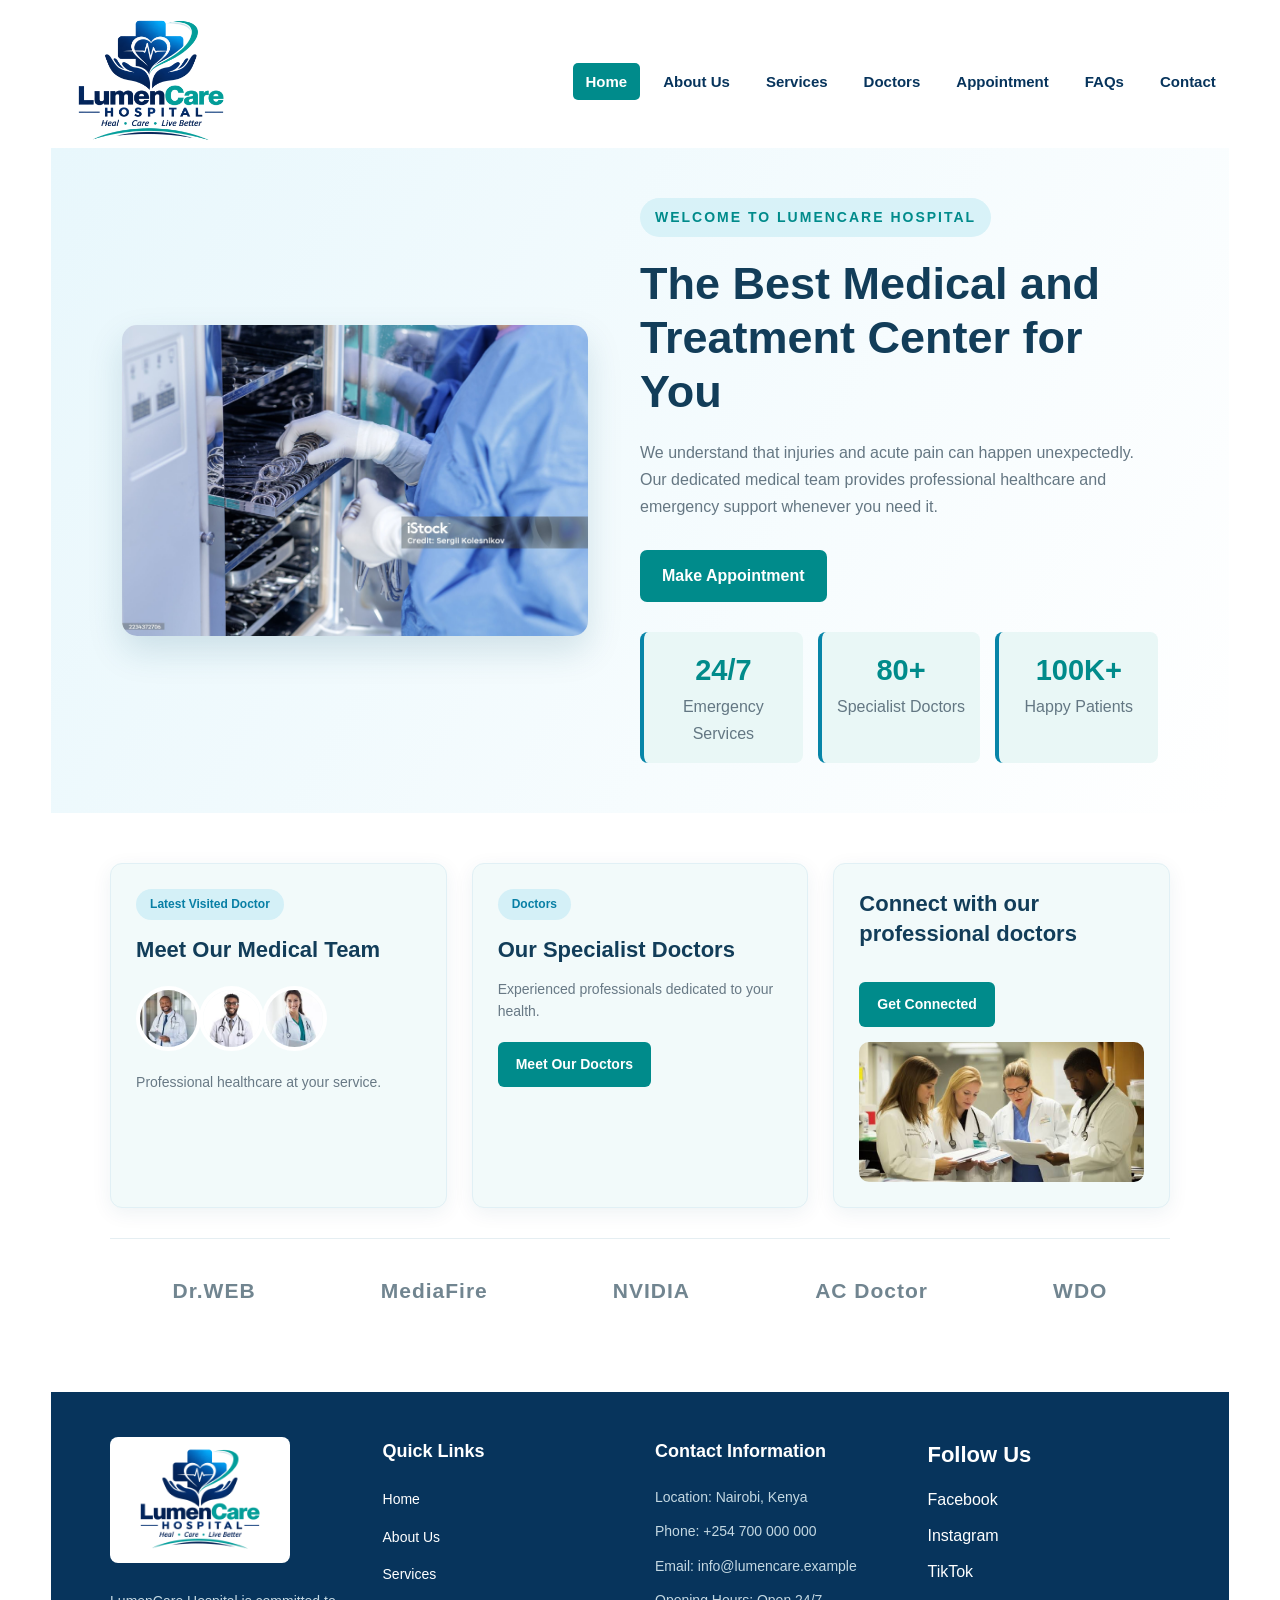
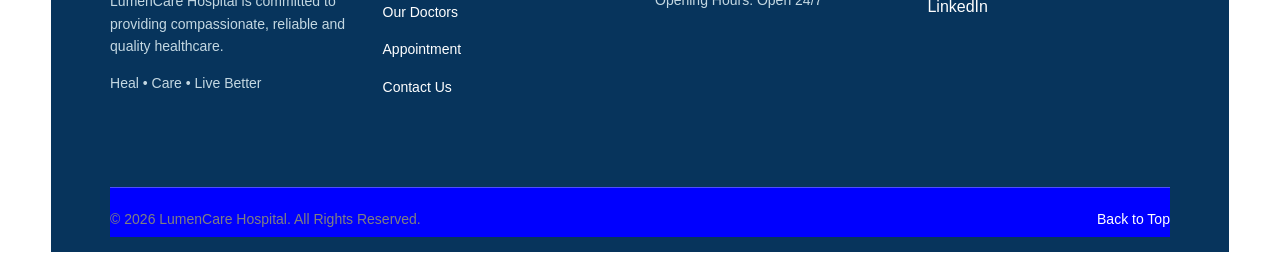
<file: index.html>
<!DOCTYPE html>
<html lang="en">
 <!-- EXTERNAL CSS -->
    <link rel="stylesheet" href="css/style.css">
<!-- ================= HEADER ================= -->
<header class="main-header">

    <div class="logo-container">

        <img
            src="images/a5f37f69-f357-4d58-9e54-f3ea854a9c02.png"
            alt="LumenCare Hospital Logo"
            width="200"
            class="logo">

        <nav class="main-navigation" aria-label="Main navigation">

            <button><a href="index.html" class="active">Home</a></button>
            <button><a href="about.html">About Us</a></button>
        
               <button><a href="services.html">Services</a></button>
               <button><a href="doctors.html">Doctors</a></button>
               <button><a href="appointment.html">Appointment</a></button>
               <button><a href="faq.html">FAQs</a></button>
               <button> <a href="contact.html">Contact</a></button>
            </nav>
</div>
       

            </section>


        
<!-- MAIN CONTENT -->
<main>

    <!-- HERO SECTION -->
    <section class="hero-section">

        <!-- HERO IMAGE -->
        <div class="hero-image-container">

            <div class="hero-image-circle"></div>

            <img
                src="images/istockphoto-2234372706-2048x2048.jpg"
                alt="LumenCare healthcare professional"
                class="hero-image"
            >

        </div>


        <!-- HERO TEXT CONTENT -->
        <div class="hero-content">

            <span class="hero-label">
                WELCOME TO LUMENCARE HOSPITAL
            </span>

            <h1>
                The Best Medical and Treatment Center for You
            </h1>

            <p>
                We understand that injuries and acute pain can
                happen unexpectedly. Our dedicated medical team
                provides professional healthcare and emergency
                support whenever you need it.
            </p>

            <a href="appointment.html" class="primary-button">
                Make Appointment
            </a>


            <!-- HOSPITAL STATISTICS -->
            <div class="statistics-section">

                <div class="statistic-card">
                    <h2>24/7</h2>
                    <p>Emergency Services</p>
                </div>

                <div class="statistic-card">
                    <h2>80+</h2>
                    <p>Specialist Doctors</p>
                </div>

                <div class="statistic-card">
                    <h2>100K+</h2>
                    <p>Happy Patients</p>
                </div>

            </div>

        </div>

    </section>

</main>

            <!-- ================= DOCTOR HIGHLIGHTS ================= -->
            <section class="doctor-highlights-section">

                <div class="doctor-highlights-container">

                    <!-- LATEST VISITED DOCTOR -->
                    <article class="doctor-highlight-card latest-doctor">

                        <span class="card-label">
                            Latest Visited Doctor
                        </span>

                        <h3>Meet Our Medical Team</h3>

                        <div class="doctor-small-images">

                            <img
                                src="images/download (1).jfif"
                                alt="Doctor one">

                            <img
                                src="images/download (2).jfif"
                                alt="Doctor two">

                            <img
                                src="images/download.jfif"
                                alt="Doctor three">

                        </div>

                        <p>
                            Professional healthcare at your service.
                        </p>

                    </article>


                    <!-- SPECIALIST DOCTORS -->
                    <article class="doctor-highlight-card specialist-doctor">

                        <span class="card-label">Doctors</span>

                        <h2>Our Specialist Doctors</h2>

                        <p>
                            Experienced professionals dedicated to your health.
                        </p>

                        <a href="doctors.html" class="doctor-card-button">
                            Meet Our Doctors
                        </a>

                    </article>


                    <!-- CONNECT WITH DOCTORS -->
                    <article class="doctor-highlight-card connect-doctor">

                        <div class="connect-doctor-content">

                            <h3>
                                Connect with our professional doctors
                            </h3>

                            <a href="appointment.html"
                                class="doctor-card-button">
                                Get Connected
                            </a>

                        </div>

                        <img
                            src="images/images.jfif"
                            alt="Medical professionals consulting"
                            class="connect-doctor-image">

                    </article>

                </div>


                <!-- HOSPITAL PARTNERS -->
                <div class="hospital-partners">

                    <span>Dr.WEB</span>
                    <span>MediaFire</span>
                    <span>NVIDIA</span>
                    <span>AC Doctor</span>
                    <span>WDO</span>

                </div>

            </section>

        </main>


        <!-- ================= FOOTER ================= -->
        <footer class="main-footer">

            <div class="footer-container">

                <!-- HOSPITAL INFORMATION -->
                <div class="footer-about">

                    <img
                        src="images/a5f37f69-f357-4d58-9e54-f3ea854a9c02.png"
                        alt="LumenCare Hospital Logo"
                        class="footer-logo">

                    <p>
                        LumenCare Hospital is committed to providing
                        compassionate, reliable and quality healthcare.
                    </p>

                    <p>Heal • Care • Live Better</p>

                </div>


                <!-- QUICK LINKS -->
                <div class="footer-links">

                    <h3>Quick Links</h3>

                    <ul>
                        <li><a href="index.html">Home</a></li>
                        <li><a href="about.html">About Us</a></li>
                        <li><a href="services.html">Services</a></li>
                        <li><a href="doctors.html">Our Doctors</a></li>
                        <li><a href="appointment.html">Appointment</a></li>
                        
                        <li><a href="contact.html">Contact Us</a></li>
                    </ul>

                </div>


                <!-- CONTACT INFORMATION -->
                <div class="footer-contact">

                    <h3>Contact Information</h3>

                    <p>Location: Nairobi, Kenya</p>
                    <p>Phone: +254 700 000 000</p>
                    <p>Email: info@lumencare.example</p>
                    <p>Opening Hours: Open 24/7</p>

                </div>


                <!-- SOCIAL MEDIA -->
                <div class="footer-social">

                    <h3>Follow Us</h3>

                    <ul>
                        <li><a href="#">Facebook</a></li>
                        <li><a href="#">Instagram</a></li>
                        <li><a href="#">TikTok</a></li>
                        <li><a href="#">LinkedIn</a></li>
                    </ul>

                </div>

            </div>


            <!-- COPYRIGHT -->
             <div class="tag">
            <div class="footer-bottom">

                <p>
                    &copy; 2026 LumenCare Hospital.
                    All Rights Reserved.
                </p>

                <a href="#top">Back to Top</a>

            </div>

        </footer>

    </div>
</div>
</body>
</html>
</file>
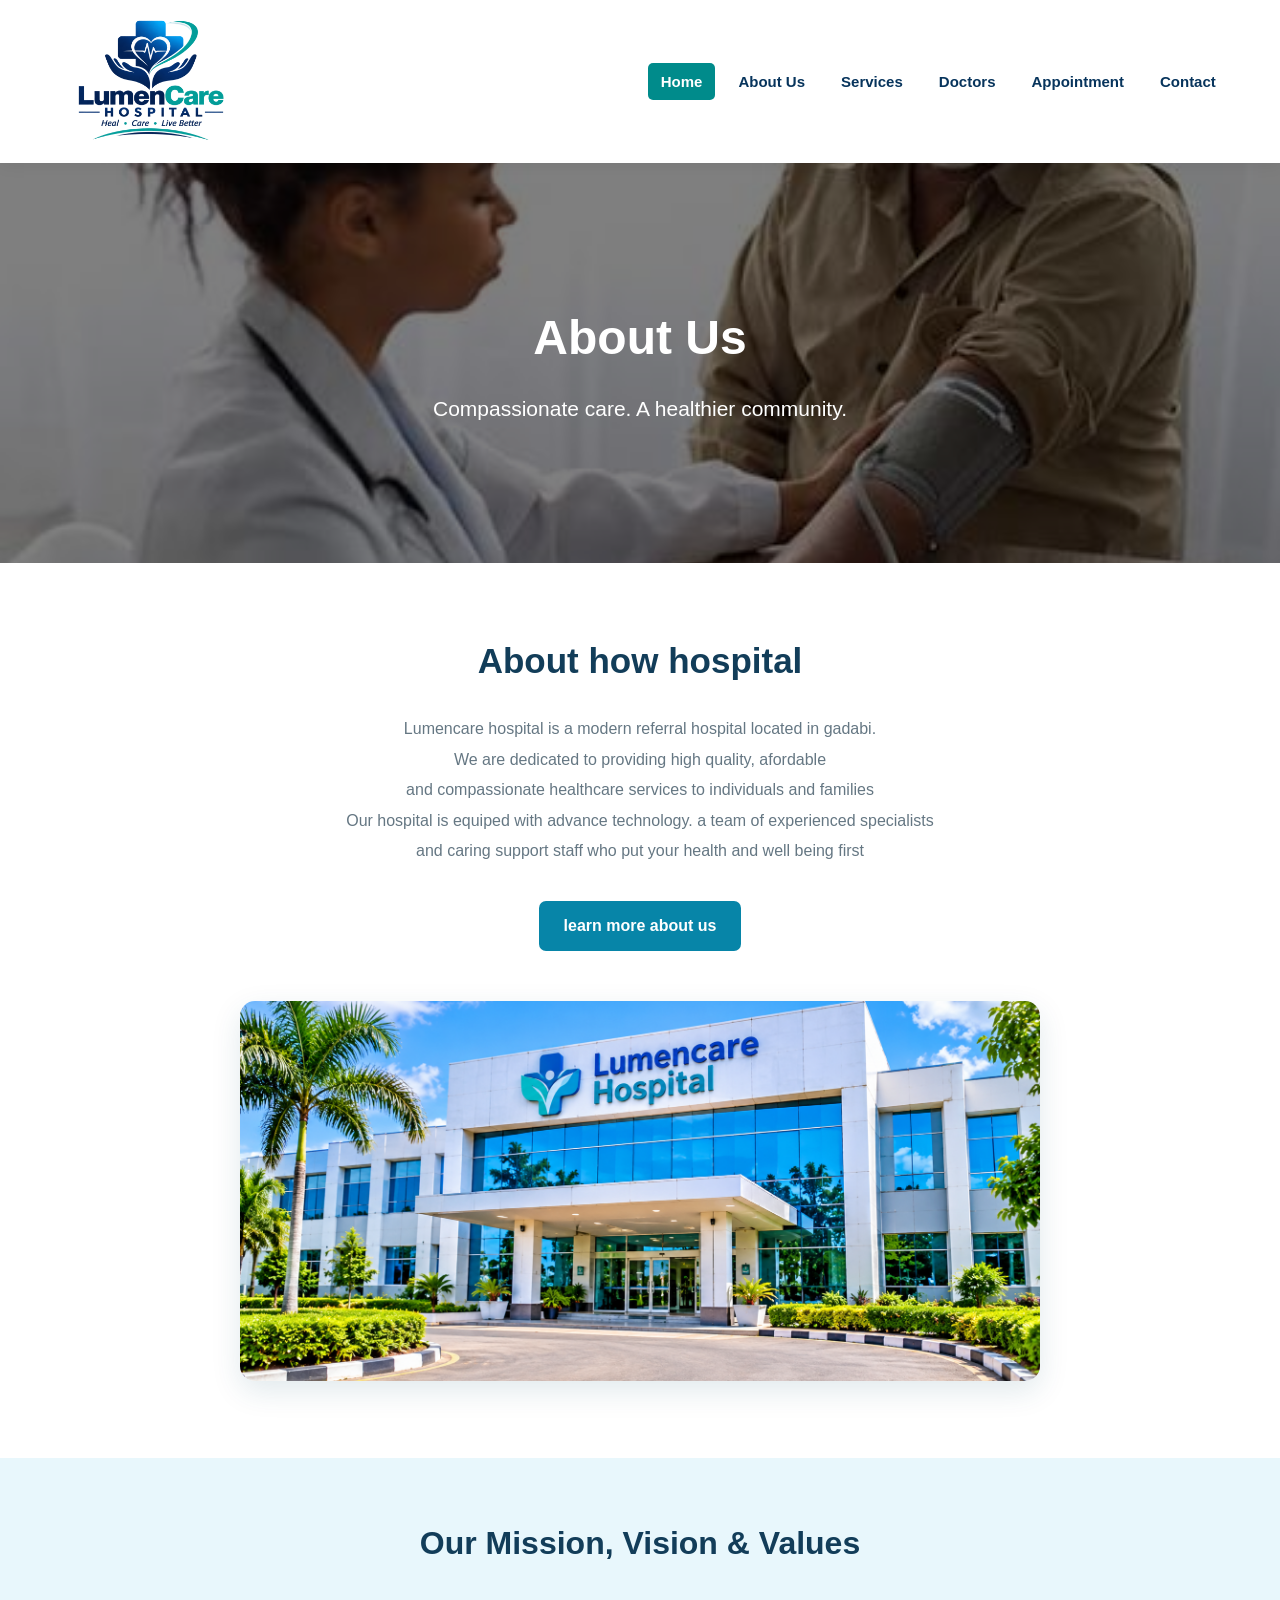
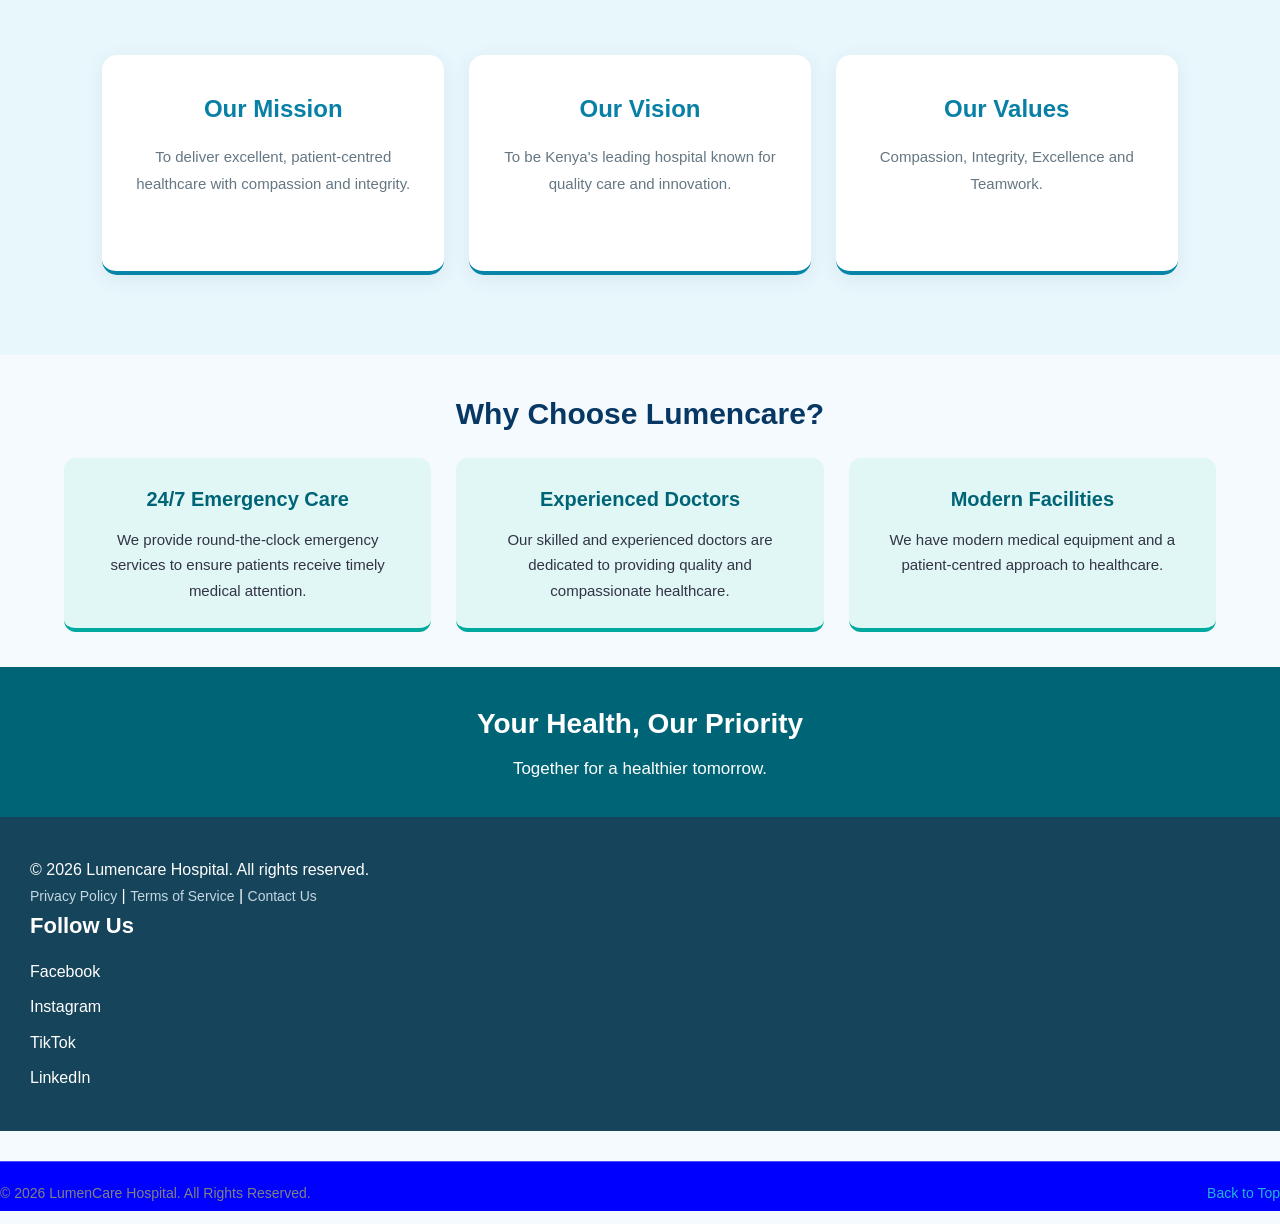
<file: about.html>
<!DOCTYPE html>
<html lang="en">
<head>
    <meta charset="UTF-8">
    <meta name="viewport"
          content="width=device-width, initial-scale=1.0">

    <!-- PAGE TITLE -->
    <title>About Us | Lumencare Hospital</title>      

    <!-- EXTERNAL CSS -->
    <link rel="stylesheet" href="css/style.css">
</head>

<body id="top">

    <!-- WEBSITE CONTAINER -->
    <div class="website-container">

        <!-- ================= HEADER ================= -->
        <header class="main-header">

            <!-- LOGO CONTAINER -->
            <div class="logo-container">

                <!-- HOSPITAL LOGO -->
                <img
                    src="images/a5f37f69-f357-4d58-9e54-f3ea854a9c02.png"
                    alt="LumenCare Hospital Logo"
                    width="200px"
                    class="logo">

                <!-- NAVIGATION MENU -->
                <nav class="main-navigation" aria-label="Main navigation">

                    <button><a href="index.html" class="active">Home</a></button>
                    <button><a href="about.html">About Us</a></button>
                    <button><a href="services.html">Services</a></button>
                    <button><a href="doctors.html">Doctors</a></button>
                    <button><a href="appointment.html">Appointment</a></button>
                    
                    <button><a href="contact.html">Contact</a></button>

                </nav>
            </div>

        </header>

        <!-- ================= ABOUT BANNER ================= -->

        <div class="about-banner">

            <!-- BANNER BACKGROUND IMAGE -->
            <img src="images/images (1).jfif" alt="Hospital" class="images">

            <!-- TEXT OVERLAY ON BANNER -->
            <div class="banner-text">

                <h1 class="banner-heading">About Us</h1>

                <p class="banner-description">
                    Compassionate care. A healthier community.
                </p>

            </div>

        </div>
<div class="hospital">
        <!-- ================= ABOUT OUR HOSPITAL ================= -->

        <h1 class="about-heading">
            About how hospital
        </h1>

        <!-- HOSPITAL DESCRIPTION -->
        <p class="about-description">
            Lumencare hospital is a modern referral hospital located in gadabi.<br>
             We are dedicated to providing high quality,
            afordable<br> and compassionate healthcare services to individuals and families<br>
            Our hospital is equiped with advance technology.
            a team of experienced specialists<br>
             and caring support staff who put your health and well being first
        </p>

        <!-- LEARN MORE SECTION -->
        <div class="learn-more">

            <p class="learn-more-text">learn more about us</p>

        </div>

        <!-- HOSPITAL IMAGE -->
         <div class="hospital-image">
        <img
            src="images/7c162276-8588-4284-95f3-acb42f627df6.png"
            
            alt="Lumencare Hospital"
            width="410px"
            height="">
            </div>
</div>
       
<!-- MISSION, VISION AND VALUES -->
<div class="missions">
    <h2 class="section-heading">
        Our Mission, Vision & Values
    </h2>
</div>

<!-- VALUES CONTAINER -->
<div class="values-container">

    <!-- OUR MISSION -->
    <div class="value-card">
        
        <div>
            <h2 class="value-heading">Our Mission</h2>
            <p class="value-description">
                To deliver excellent, patient-centred healthcare
                with compassion and integrity.
            </p>
        </div>
    </div>

    <!-- OUR VISION -->
    <div class="value-card">
      
        <div>
            <h2 class="value-heading">Our Vision</h2>
            <p class="value-description">
                To be Kenya's leading hospital known
                for quality care and innovation.
            </p>
        </div>
    </div>

    <!-- OUR VALUES -->
    <div class="value-card">
        
        <div>
            <h2 class="value-heading">Our Values</h2>
            <p class="value-description">
                Compassion, Integrity, Excellence
                and Teamwork.
            </p>
        </div>
    </div>

</div>


        
<!-- ================= WHY CHOOSE LUMENCARE ================= -->

<h2 class="why-heading">
    Why Choose Lumencare?
</h2>

<!-- THREE COLUMN CONTAINER -->
<div class="benefits-container">

    <!-- COLUMN 1 -->
    <div class="benefit-card">
        <h3>24/7 Emergency Care</h3>
        <p>
            We provide round-the-clock emergency
            services to ensure patients receive
            timely medical attention.
        </p>
    </div>

    <!-- COLUMN 2 -->
    <div class="benefit-card">
        <h3>Experienced Doctors</h3>
        <p>
            Our skilled and experienced doctors
            are dedicated to providing quality
            and compassionate healthcare.
        </p>
    </div>

    <!-- COLUMN 3 -->
    <div class="benefit-card">
        <h3>Modern Facilities</h3>
        <p>
            We have modern medical equipment
            and a patient-centred approach
            to healthcare.
        </p>
    </div>

</div>

<!-- ================= HEALTH PRIORITY SECTION ================= -->

<div class="health-priority">

    <h2 class="priority-heading">
        Your Health, Our Priority
    </h2>

    <p class="priority-description">
        Together for a healthier tomorrow.
    </p>

</div>


        <!-- ================= WEBSITE FOOTER ================= -->

        <footer class="footer">

            <!-- COPYRIGHT -->
            <div class="footer-left">
                &copy; 2026 Lumencare Hospital. All rights reserved.
            </div>

            <!-- FOOTER NAVIGATION LINKS -->
            <div class="footer-links">

                <a href="privacy.html">Privacy Policy</a>
                <span>|</span>
                <a href="terms.html">Terms of Service</a>
                <span>|</span>
                <a href="contact.html">Contact Us</a>

            </div>

           <!-- SOCIAL MEDIA -->
                <div class="footer-social">

                    <h3>Follow Us</h3>

                    <ul>
                        <li><a href="#">Facebook</a></li>
                        <li><a href="#">Instagram</a></li>
                        <li><a href="#">TikTok</a></li>
                        <li><a href="#">LinkedIn</a></li>
                    </ul>

                </div>

            </div>


             <!-- COPYRIGHT -->
             <div class="tag">
            <div class="footer-bottom">

                <p>
                    &copy; 2026 LumenCare Hospital.
                    All Rights Reserved.
                </p>

                <a href="#top">Back to Top</a>

            </div>

        </footer>

    </div>
</div>
</body>
</html>
</file>
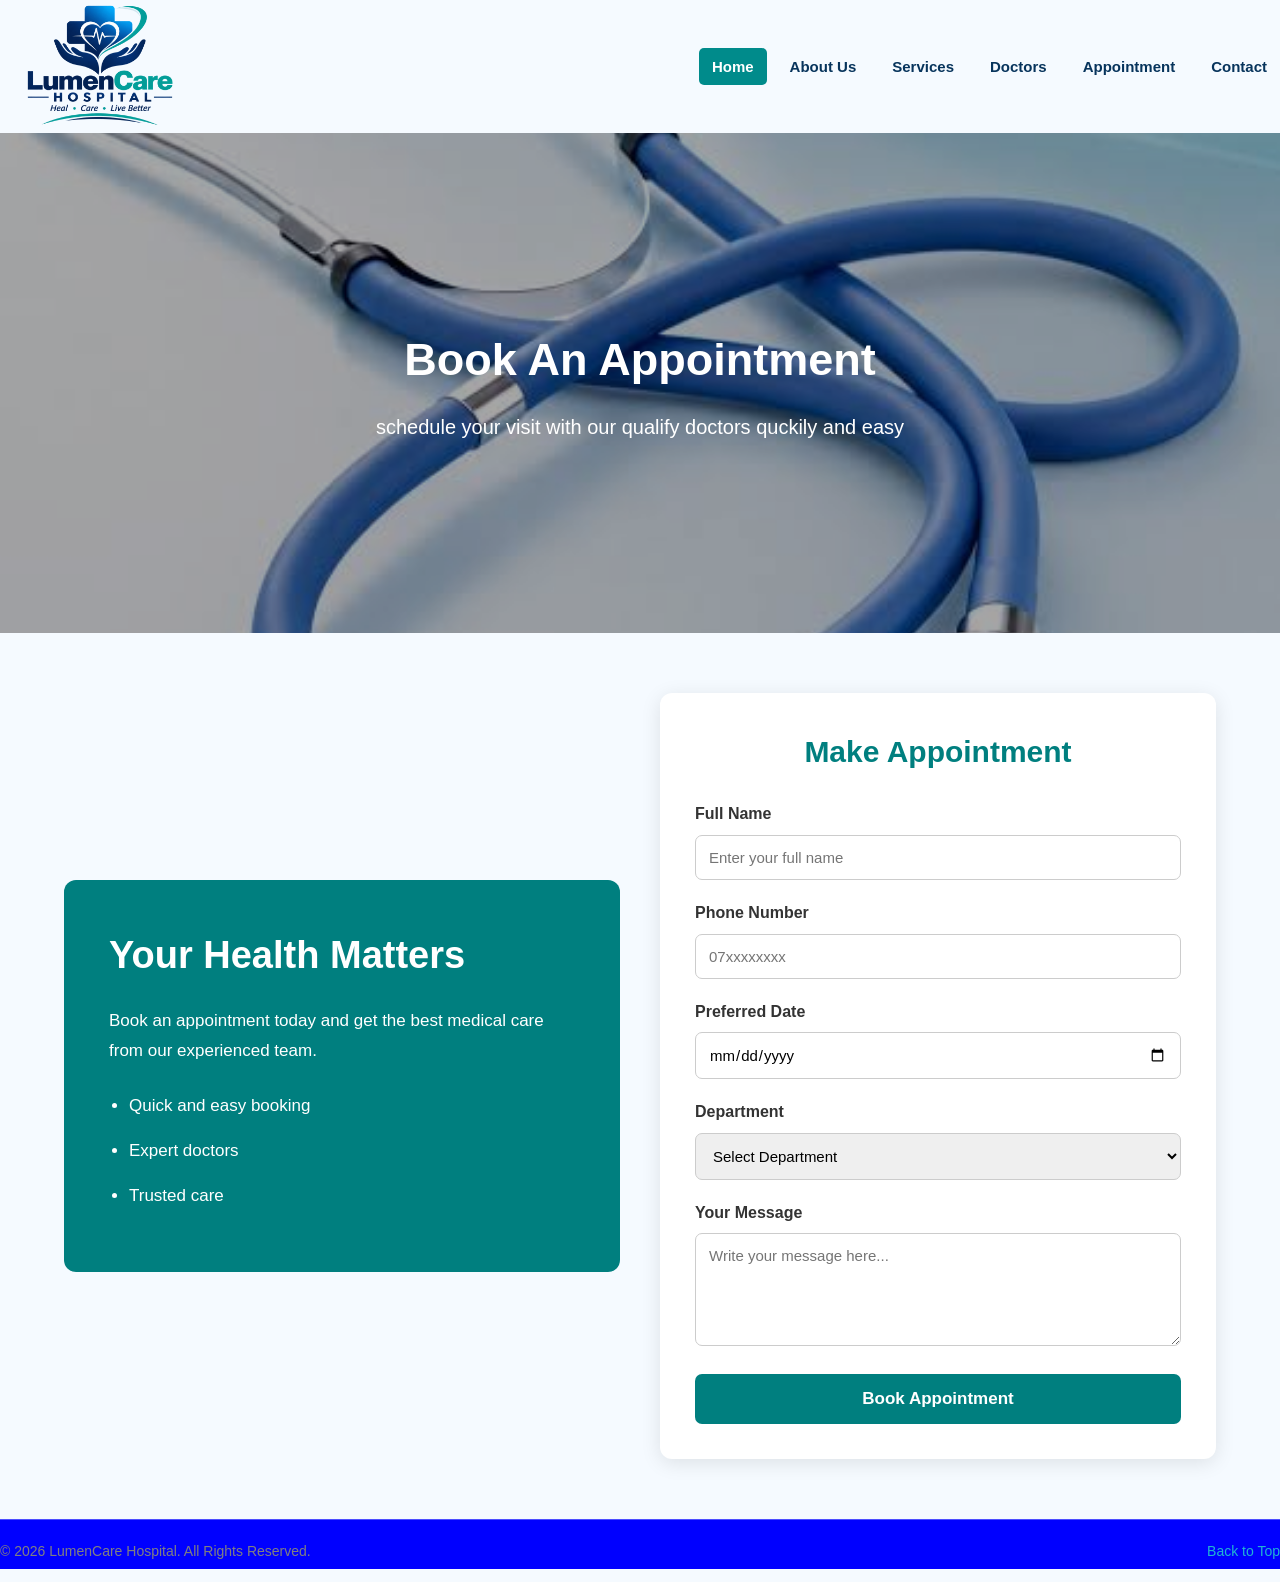
<file: appointment.html>
<!DOCTYPE html>
<html lang="en">
<head>
    <meta charset="UTF-8">
    <meta name="viewport" content="width=device-width, initial-scale=1.0">
    <title>appointment</title>
     <link rel="stylesheet" href="css/style.css">
</head>
<body>
       <!-- LOGO CONTAINER -->
            <div class="logo-container">

                <!-- HOSPITAL LOGO -->
                <img
                    src="images/a5f37f69-f357-4d58-9e54-f3ea854a9c02.png"
                    alt="LumenCare Hospital Logo"
                    width="200px"
                    class="logo">

                <!-- NAVIGATION MENU -->
                <nav class="main-navigation" aria-label="Main navigation">

                    <button><a href="index.html" class="active">Home</a></button>
                    <button><a href="about.html">About Us</a></button>
                    <button><a href="services.html">Services</a></button>
                    <button><a href="doctors.html">Doctors</a></button>
                    <button><a href="appointment.html">Appointment</a></button>
                    
                    <button><a href="contact.html">Contact</a></button>

                </nav>
            </div>

        </header>
        <div class="lay">
    <img src="images/images (5).jfif" alt="Hospital healthcare services">

    <div class="lay-text">
        <h1>book an appointment</h1>
        <p>schedule your visit with our qualify doctors quckily and easy</p>
    </div>
</div>
<div>
  
<div class="appointment-container">

    <!-- LEFT SIDE -->
    <div class="appointment-info">
        <h1>Your Health Matters</h1>

        <p>
            Book an appointment today and get the best medical
            care from our experienced team.
        </p>

        <ul>
            <li>Quick and easy booking</li>
            <li>Expert doctors</li>
            <li>Trusted care</li>
        </ul>
    </div>

    <!-- RIGHT SIDE -->
    <div class="appointment-form">
        <h1>Make Appointment</h1>

        <form>
            <label for="name">Full Name</label>
            <input type="text" id="name" name="name"
                placeholder="Enter your full name" required>

            <label for="phone">Phone Number</label>
            <input type="tel" id="phone" name="phone"
                placeholder="07xxxxxxxx" required>

            <label for="date">Preferred Date</label>
            <input type="date" id="date" name="date" required>

            <label for="department">Department</label>
            <select id="department" name="department" required>
                <option value="" disabled selected>Select Department</option>
                <option value="general-medicine">General Medicine</option>
                <option value="cardiology">Cardiology</option>
                <option value="dentistry">Dentistry</option>
                <option value="pediatrics">Pediatrics</option>
                <option value="neurology">Neurology</option>
                <option value="orthopedics">Orthopedics</option>
                <option value="gynecology">Gynecology</option>
                <option value="ophthalmology">Ophthalmology</option>
                <option value="dermatology">Dermatology</option>
                <option value="emergency">Emergency Care</option>
            </select>

            <label for="message">Your Message</label>
            <textarea id="message" name="message"
                rows="5" placeholder="Write your message here..."
                required></textarea>

            <button type="submit">Book Appointment</button>
        </form>
    </div>

</div>
   <!-- COPYRIGHT -->
             <div class="tag">
            <div class="footer-bottom">

                <p>
                    &copy; 2026 LumenCare Hospital.
                    All Rights Reserved.
                </p>

                <a href="#top">Back to Top</a>

            </div>

        </footer>

    </div>
</div>
</body>
</html>
</file>
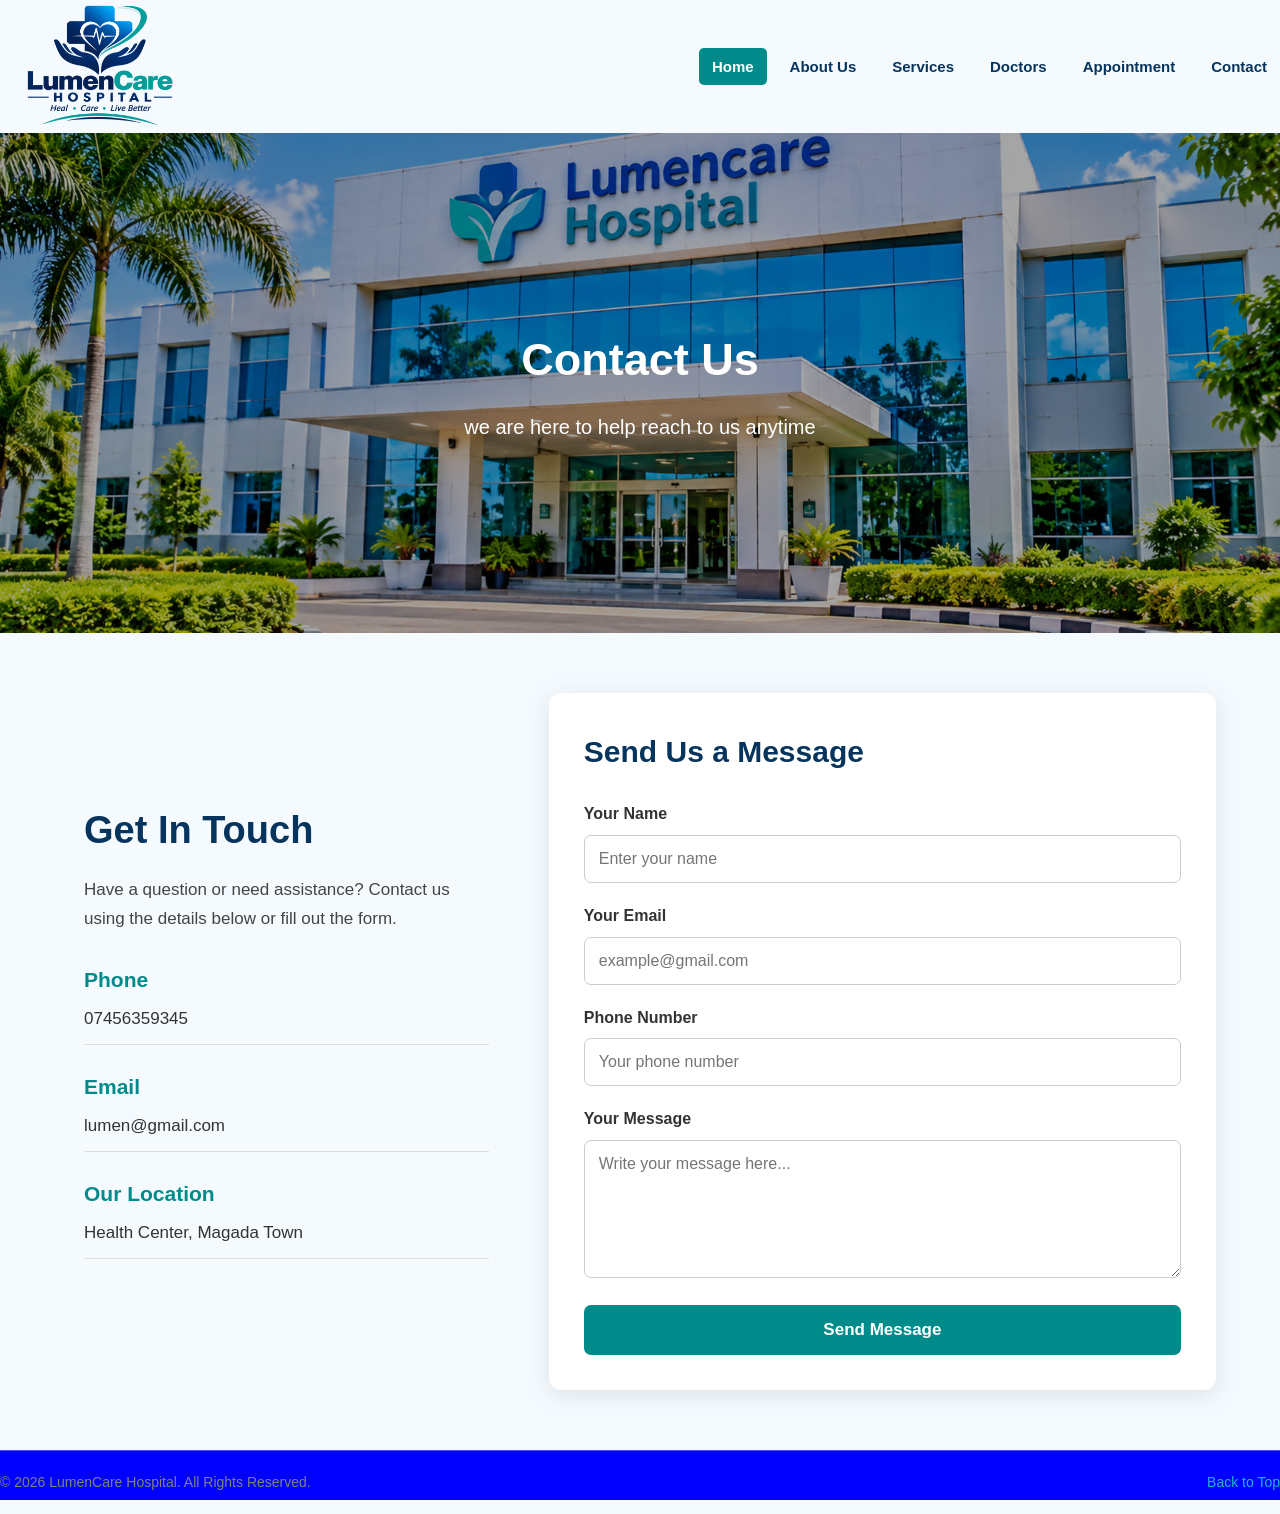
<file: contact.html>
<!DOCTYPE html>
<html lang="en">
<head>
    <meta charset="UTF-8">
    <meta name="viewport" content="width=device-width, initial-scale=1.0">
    <title>contact</title>
     <link rel="stylesheet" href="css/style.css">
</head>
<body>
    <!-- LOGO CONTAINER -->
            <div class="logo-container">

                <!-- HOSPITAL LOGO -->
                <img
                    src="images/a5f37f69-f357-4d58-9e54-f3ea854a9c02.png"
                    alt="LumenCare Hospital Logo"
                    width="200px"
                    class="logo">

                <!-- NAVIGATION MENU -->
                <nav class="main-navigation" aria-label="Main navigation">

                    <button><a href="index.html" class="active">Home</a></button>
                    <button><a href="about.html">About Us</a></button>
                    <button><a href="services.html">Services</a></button>
                    <button><a href="doctors.html">Doctors</a></button>
                    <button><a href="appointment.html">Appointment</a></button>
                    
                    <button><a href="contact.html">Contact</a></button>

                </nav>
            </div>

        </header>
        <div class="lay">
    <img src="images/7c162276-8588-4284-95f3-acb42f627df6.png" alt="Hospital healthcare services">

    <div class="lay-text">
        <h1>contact us</h1>
        <p>we are here to help reach to us anytime</p>
    </div>
</div>

<div class="contact-container">

    <!-- LEFT SIDE: CONTACT INFORMATION -->
    <div class="contact-info">

        <h1>Get In Touch</h1>

        <p>
            Have a question or need assistance?
            Contact us using the details below or fill out the form.
        </p>

        <div class="contact-detail">
            <h2>Phone</h2>
            <p>07456359345</p>
        </div>

        <div class="contact-detail">
            <h2>Email</h2>
            <p>lumen@gmail.com</p>
        </div>

        <div class="contact-detail">
            <h2> Our Location</h2>
            <p>Health Center, Magada Town</p>
        </div>

    </div>

    <!-- RIGHT SIDE: CONTACT FORM -->
    <div class="contact-form">

        <h1>Send Us a Message</h1>

        <form>

            <label for="name">Your Name</label>
            <input type="text" id="name" name="name"
                placeholder="Enter your name" required>

            <label for="email">Your Email</label>
            <input type="email" id="email" name="email"
                placeholder="example@gmail.com" required>

            <label for="number">Phone Number</label>
            <input type="tel" id="number" name="number"
                placeholder="Your phone number" required>

            <label for="message">Your Message</label>
            <textarea id="message" name="message"
                rows="6" placeholder="Write your message here..."
                required></textarea>

            <button type="submit">Send Message</button>

        </form>

    </div>

</div>
  <!-- COPYRIGHT -->
             <div class="tag">
            <div class="footer-bottom">

                <p>
                    &copy; 2026 LumenCare Hospital.
                    All Rights Reserved.
                </p>

                <a href="#top">Back to Top</a>

            </div>

        </footer>

    </div>
</div>
</body>
</html>
</file>
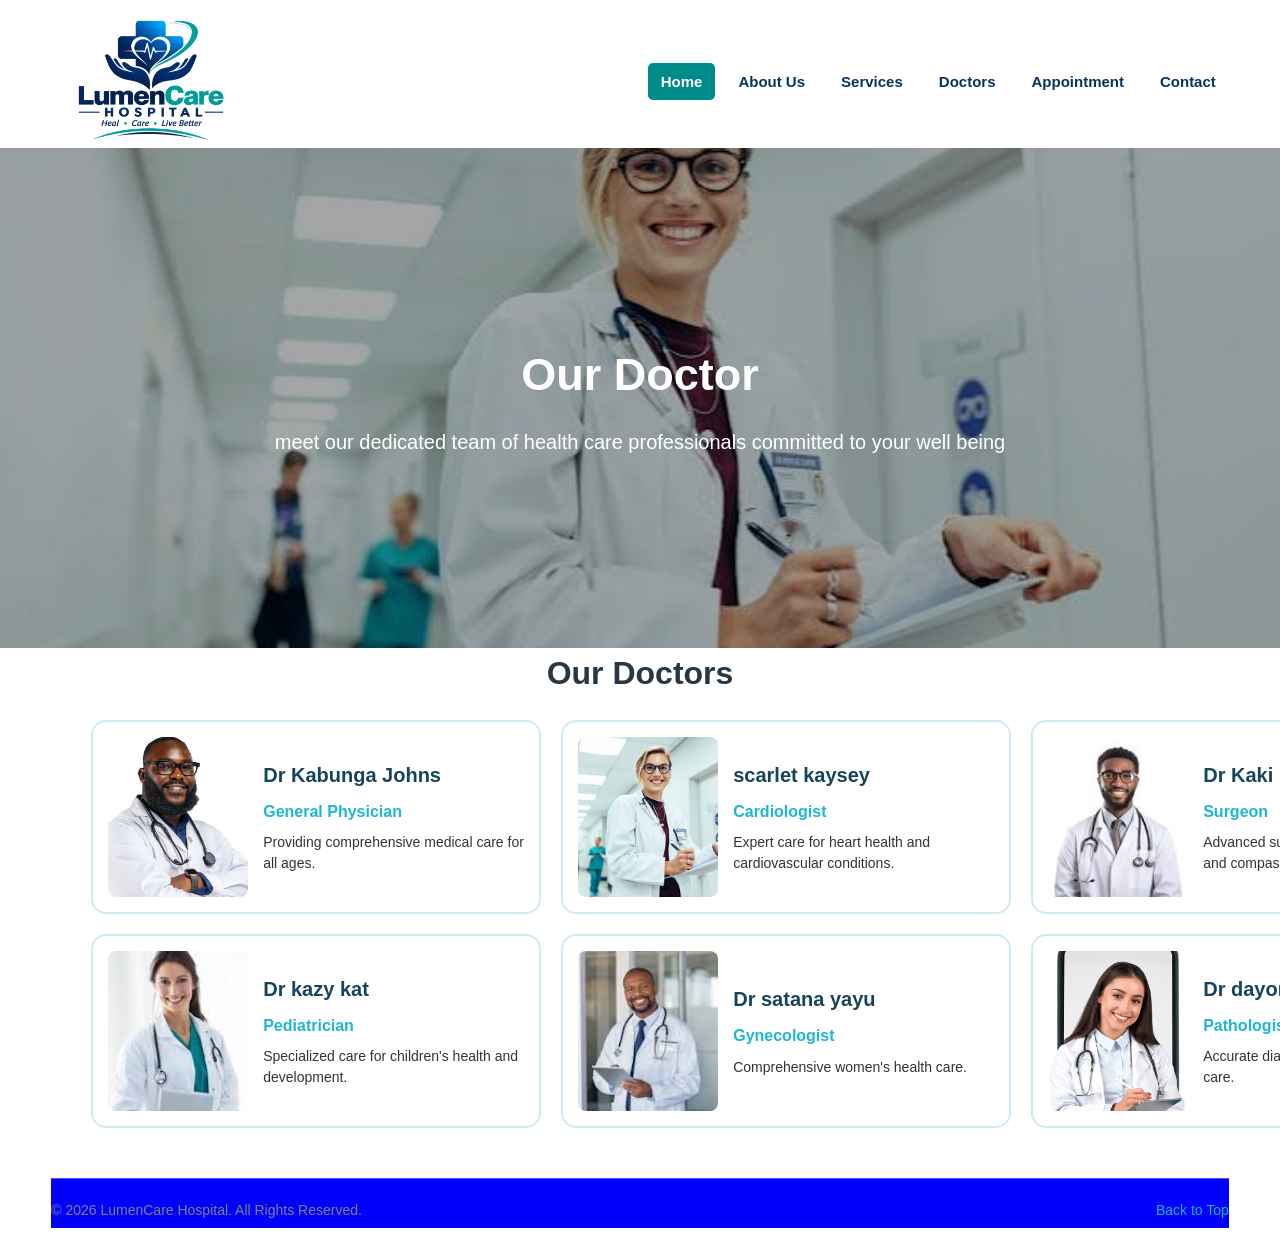
<file: doctors.html>
<!DOCTYPE html>
<html lang="en">
<head>
    <meta charset="UTF-8">
    <meta name="viewport"
          content="width=device-width, initial-scale=1.0">

    <!-- PAGE TITLE -->
    <title>About Us | Lumencare Hospital</title>      

    <!-- EXTERNAL CSS -->
    <link rel="stylesheet" href="css/style.css">
</head>

<body id="top">

    <!-- WEBSITE CONTAINER -->
    <div class="website-container">

        <!-- ================= HEADER ================= -->
        <header class="main-header">

            <!-- LOGO CONTAINER -->
            <div class="logo-container">

                <!-- HOSPITAL LOGO -->
                <img
                    src="images/a5f37f69-f357-4d58-9e54-f3ea854a9c02.png"
                    alt="LumenCare Hospital Logo"
                    width="200px"
                    class="logo">

                <!-- NAVIGATION MENU -->
                <nav class="main-navigation" aria-label="Main navigation">

                    <button><a href="index.html" class="active">Home</a></button>
                    <button><a href="about.html">About Us</a></button>
                    <button><a href="services.html">Services</a></button>
                    <button><a href="doctors.html">Doctors</a></button>
                    <button><a href="appointment.html">Appointment</a></button>
                    
                    <button><a href="contact.html">Contact</a></button>

                </nav>
            </div>
    <div class="lay">
    <img src="images/images (9).jfif" alt="Hospital healthcare services">

    <div class="lay-text">
        <h1>Our Doctor</h1>
        <p>meet our dedicated team of health care professionals committed to your well being</p>
    </div>
</div>
<h1 class="head">
    Our Doctors
    </h1>
<div class="doctors">

    <div class="box">
        <img src="images/images (10).jfif" alt="Doctor">
        <div class="doctor-text">
            <h1>Dr Kabunga Johns</h1>
            <h2>General Physician</h2>
            <p>Providing comprehensive medical care for all ages.</p>
        </div>
    </div>

    <div class="box">
        <img src="images/images (9).jfif" alt="Doctor">
        <div class="doctor-text">
            <h1>scarlet kaysey</h1>
            <h2>Cardiologist</h2>
            <p>Expert care for heart health and cardiovascular conditions.</p>
        </div>
    </div>

    <div class="box">
        <img src="images/download (2).jfif" alt="Doctor">
        <div class="doctor-text">
            <h1>Dr Kaki kaju</h1>
            <h2>Surgeon</h2>
            <p>Advanced surgical care with precision and compassion.</p>
        </div>
    </div>

    <div class="box">
        <img src="images/download.jfif" alt="Doctor">
        <div class="doctor-text">
            <h1>Dr kazy kat</h1>
            <h2>Pediatrician</h2>
            <p>Specialized care for children's health and development.</p>
        </div>
    </div>

    <div class="box">
        <img src="images/download (1).jfif" alt="Doctor">
        <div class="doctor-text">
            <h1>Dr satana yayu</h1>
            <h2>Gynecologist</h2>
            <p>Comprehensive women's health care.</p>
        </div>
    </div>

    <div class="box">
        <img src="images/images (11).jfif" alt="Doctor">
        <div class="doctor-text">
            <h1>Dr dayoni yati</h1>
            <h2>Pathologist</h2>
            <p>Accurate diagnostic services for better care.</p>
        </div>
    </div>

</div>
   <!-- COPYRIGHT -->
             <div class="tag">
            <div class="footer-bottom">

                <p>
                    &copy; 2026 LumenCare Hospital.
                    All Rights Reserved.
                </p>

                <a href="#top">Back to Top</a>

            </div>

        </footer>

    </div>
</div>
</body>
</html>
</file>
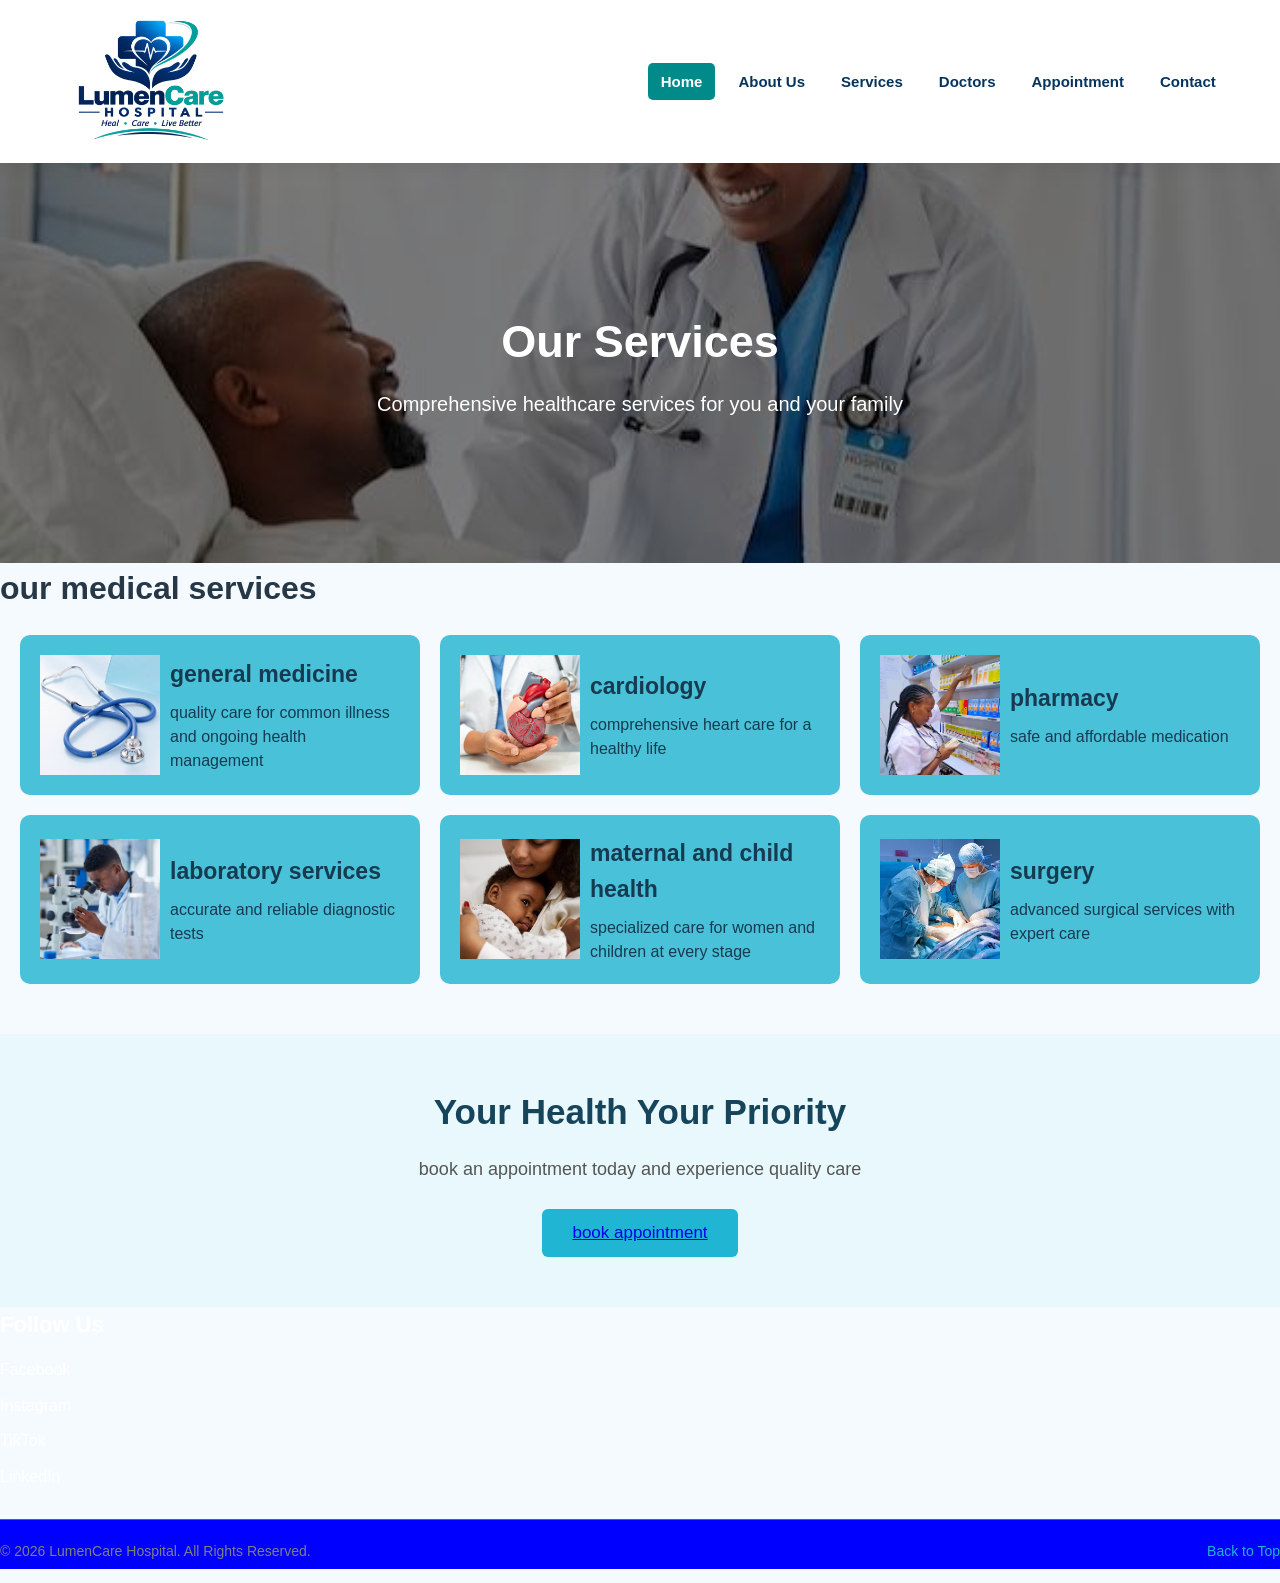
<file: services.html>
<!DOCTYPE html>
<html lang="en">
<head>
    <meta charset="UTF-8">
    <meta name="viewport" content="width=device-width, initial-scale=1.0">
    <title>LumenCare Hospital</title>
    <link rel="stylesheet" href="css/style.css">
 <header class="main-header">

            <!-- LOGO CONTAINER -->
            <div class="logo-container">

                <!-- HOSPITAL LOGO -->
                <img
                    src="images/a5f37f69-f357-4d58-9e54-f3ea854a9c02.png"
                    alt="LumenCare Hospital Logo"
                    width="200px"
                    class="logo">

                <!-- NAVIGATION MENU -->
                <nav class="main-navigation" aria-label="Main navigation">

                    <button><a href="index.html" class="active">Home</a></button>
                    <button><a href="about.html">About Us</a></button>
                    <button><a href="services.html">Services</a></button>
                    <button><a href="doctors.html">Doctors</a></button>
                    <button><a href="appointment.html">Appointment</a></button>
                   
                    <button><a href="contact.html">Contact</a></button>

                </nav>
            </div>

        </header>

            </section>
            <div class="overlay">
    <img src="images/images (2).jfif" alt="Hospital healthcare services">

    <div class="overlay-text">
        <h1>Our Services</h1>
        <p>Comprehensive healthcare services for you and your family</p>
    </div>
</div>
<h1 class="headtitle">
    our medical services
</h1>
<div class="services">

    <div class="service">
        <img src="images/images (5).jfif">
        <div class="service-text">
            <h2>general medicine</h2>
            <p>quality care for common illness and ongoing health management</p>
        </div>
    </div>

    <div class="service">
        <img src="images/images (6).jfif">
        <div class="service-text">
            <h2>cardiology</h2>
            <p>comprehensive heart care for a healthy life</p>
        </div>
    </div>

    <div class="service">
        <img src="images/images (8).jfif">
        <div class="service-text">
            <h2>pharmacy</h2>
            <p>safe and affordable medication</p>
        </div>
    </div>

    <div class="service">
        <img src="images/images (7).jfif">
        <div class="service-text">
            <h2>laboratory services</h2>
            <p>accurate and reliable diagnostic tests</p>
        </div>
    </div>

    <div class="service">
        <img src="images/images (4).jfif">
        <div class="service-text">
            <h2>maternal and child health</h2>
            <p>specialized care for women and children at every stage</p>
        </div>
    </div>

    <div class="service">
        <img src="images/images (3).jfif">
        <div class="service-text">
            <h2>surgery</h2>
            <p>advanced surgical services with expert care</p>
        </div>
    </div>

</div>
<div class="appointment">
    <h1>your health your priority</h1>

    <p>
        book an appointment today and experience quality care
    </p>

    <button><a href="appointment.html" class="book-btn">
    book appointment
</a></button>
</div>
 <!-- SOCIAL MEDIA -->
                <div class="footer-social">

                    <h3>Follow Us</h3>

                    <ul>
                        <li><a href="#">Facebook</a></li>
                        <li><a href="#">Instagram</a></li>
                        <li><a href="#">TikTok</a></li>
                        <li><a href="#">LinkedIn</a></li>
                    </ul>

                </div>

            </div>


            <!-- COPYRIGHT -->
             <div class="tag">
            <div class="footer-bottom">

                <p>
                    &copy; 2026 LumenCare Hospital.
                    All Rights Reserved.
                </p>

                <a href="#top">Back to Top</a>

            </div>

        </footer>

    </div>
</div>
</body>
</html>
</file>
<file: css/style.css>
/* GENERAL RESET */
* {
    margin: 0;
    padding: 0;
    box-sizing: border-box;
}

html {
    scroll-behavior: smooth;
}

body {
    font-family: Arial, Helvetica, sans-serif;
    background-color: #f5faff;
    color: #263746;
    line-height: 1.6;
}

.website-container {
    width: 100%;
    overflow: hidden;
}


/* =========================================
   HEADER
========================================= */

.main-header {
    width: 100%;
    background-color: #ffffff;
    padding: 15px 6%;
    box-shadow: 0 3px 15px rgba(0, 0, 0, 0.06);
    position: sticky;
    top: 0;
    z-index: 1000;
}

.logo-container {
    display: flex;
    align-items: center;
    justify-content: space-between;
    gap: 30px;
    max-width: 1400px;
    margin: auto;
}

.logo {
    width: 200px;
    height: auto;
    object-fit: contain;
}

.main-navigation {
    display: flex;
    align-items: center;
    gap: 12px;
    flex-wrap: wrap;
}

.main-navigation button {
    border: none;
    background: transparent;
    padding: 0;
}

.main-navigation a {
    text-decoration: none;
    color: #24445b;
    font-size: 15px;
    font-weight: 600;
    padding: 10px 13px;
    border-radius: 6px;
    transition: 0.3s;
    display: block;
}

.main-navigation a:hover,
.main-navigation a.active {
    background-color: #087fa5;
    color: white;
}


/* =========================================
   HERO SECTION
========================================= */

.hero-section {
    min-height: 600px;
    padding: 70px 8%;
    display: flex;
    align-items: center;
    justify-content: space-between;
    gap: 50px;
    background: linear-gradient(120deg, #e8f7fc, #ffffff);
}

.hero-image-container {
    position: relative;
    width: 48%;
    display: flex;
    justify-content: center;
    align-items: center;
}

.hero-image-circle {
    position: absolute;
    width: 400px;
    height: 400px;
    border-radius: 50%;
    background-color: #b9e9f3;
    z-index: 0;
}

.hero-image {
    width: 100%;
    max-width: 480px;
    height: 450px;
    object-fit: cover;
    border-radius: 20px;
    position: relative;
    z-index: 1;
    box-shadow: 0 15px 35px rgba(0, 80, 110, 0.15);
    transition: 0.4s;
}

.hero-image:hover {
    transform: scale(1.02);
}

.hero-content {
    width: 48%;
    max-width: 600px;
}

.hero-label {
    display: inline-block;
    background-color: #d8f2f8;
    color: #0785a8;
    padding: 8px 15px;
    border-radius: 20px;
    font-weight: bold;
    font-size: 14px;
    letter-spacing: 2px;
}

.hero-content h1 {
    font-size: 43px;
    line-height: 1.2;
    color: #123d59;
    margin: 20px 0;
}

.hero-content > p {
    font-size: 16px;
    color: #657783;
    margin-bottom: 30px;
    max-width: 550px;
}

.primary-button {
    display: inline-block;
    background-color: #0785a8;
    color: white;
    padding: 14px 28px;
    border-radius: 7px;
    text-decoration: none;
    font-weight: bold;
    transition: 0.3s;
}

.primary-button:hover {
    background-color: #075b78;
    transform: translateY(-3px);
}


/* =========================================
   STATISTICS
========================================= */

.statistics-section {
    display: flex;
    gap: 35px;
    margin-top: 45px;
    flex-wrap: wrap;
}

.statistic-card {
    border-left: 4px solid #0785a8;
    padding-left: 15px;
}

.statistic-card h2 {
    font-size: 29px;
    color: #087fa5;
}

.statistic-card p {
    font-size: 13px;
    color: #637783;
}


/* =========================================
   DOCTOR HIGHLIGHTS
========================================= */

.doctor-highlights-section {
    padding: 80px 8%;
    background-color: #ffffff;
}

.doctor-highlights-container {
    display: grid;
    grid-template-columns: repeat(3, 1fr);
    gap: 25px;
}

.doctor-highlight-card {
    min-height: 300px;
    padding: 30px;
    border-radius: 15px;
    background-color: #f0f9fc;
    border: 1px solid #e1f0f5;
    box-shadow: 0 5px 20px rgba(0, 70, 100, 0.07);
    transition: 0.3s;
}

.doctor-highlight-card:hover {
    transform: translateY(-7px);
    box-shadow: 0 12px 25px rgba(0, 70, 100, 0.13);
}

.card-label {
    display: inline-block;
    background-color: #d4f0f7;
    color: #087fa5;
    padding: 6px 14px;
    border-radius: 20px;
    font-size: 12px;
    font-weight: bold;
    margin-bottom: 15px;
}

.doctor-highlight-card h2,
.doctor-highlight-card h3 {
    color: #123d59;
    font-size: 22px;
    line-height: 1.4;
    margin-bottom: 12px;
}

.doctor-highlight-card p {
    color: #687985;
    font-size: 14px;
}


/* LATEST DOCTOR */

.latest-doctor {
    background: linear-gradient(145deg, #ffffff, #eaf8fc);
}


/* SMALL DOCTOR IMAGES */

.doctor-small-images {
    display: flex;
    align-items: center;
    margin: 20px 0;
}

.doctor-small-images img {
    width: 65px;
    height: 65px;
    object-fit: cover;
    border-radius: 50%;
    border: 4px solid white;
    margin-right: -12px;
    transition: 0.3s;
}

.doctor-small-images img:hover {
    transform: translateY(-5px);
}


/* SPECIALIST DOCTOR */

.specialist-doctor {
    background: linear-gradient(145deg, #e8f6fa, #ffffff);
}

.doctor-card-button {
    display: inline-block;
    background-color: #0785a8;
    color: white;
    padding: 11px 20px;
    border-radius: 6px;
    text-decoration: none;
    font-size: 14px;
    font-weight: bold;
    margin-top: 20px;
    transition: 0.3s;
}

.doctor-card-button:hover {
    background-color: #075b78;
    transform: translateY(-3px);
}


/* CONNECT DOCTOR */

.connect-doctor {
    background: linear-gradient(145deg, #dff3f8, #ffffff);
    display: flex;
    flex-direction: column;
    justify-content: space-between;
    overflow: hidden;
}

.connect-doctor-content {
    margin-bottom: 15px;
}

.connect-doctor-image {
    width: 100%;
    height: 140px;
    object-fit: cover;
    border-radius: 10px;
}


/* =========================================
   HOSPITAL PARTNERS
========================================= */

.hospital-partners {
    display: flex;
    justify-content: space-around;
    align-items: center;
    flex-wrap: wrap;
    gap: 30px;
    padding: 55px 10px 10px;
    margin-top: 30px;
    border-top: 1px solid #e5eef2;
}

.hospital-partners span {
    color: #718590;
    font-size: 21px;
    font-weight: bold;
    letter-spacing: 1px;
    transition: 0.3s;
}

.hospital-partners span:hover {
    color: #0785a8;
}


/* =========================================
   FOOTER
========================================= */

.main-footer {
    background-color: #10384f;
    color: #ffffff;
    padding: 60px 8% 0;
}

.footer-container {
    display: grid;
    grid-template-columns: 1.5fr 1fr 1.3fr 1fr;
    gap: 40px;
    padding-bottom: 45px;
    max-width: 1400px;
    margin: auto;
}

.footer-logo {
    width: 170px;
    height: auto;
    background-color: white;
    padding: 8px;
    border-radius: 8px;
    margin-bottom: 20px;
}

.footer-about p {
    color: #c4d8e2;
    font-size: 14px;
    margin-bottom: 15px;
}

.footer-links h3,
.footer-contact h3,
.footer-social h3 {
    font-size: 18px;
    margin-bottom: 20px;
    color: #ffffff;
}

.footer-links ul,
.footer-social ul {
    list-style: none;
}

.footer-links li,
.footer-social li {
    margin-bottom: 10px;
}

.footer-links a,
.footer-social a {
    color: #c4d8e2;
    text-decoration: none;
    font-size: 14px;
    transition: 0.3s;
    display: inline-block;
}

.footer-links a:hover,
.footer-social a:hover {
    color: #49c6e5;
    padding-left: 5px;
}

.footer-contact p {
    color: #c4d8e2;
    font-size: 14px;
    margin-bottom: 12px;
}


/* =========================================
   FOOTER BOTTOM
========================================= */

.footer-bottom {
    border-top: 1px solid rgba(255, 255, 255, 0.2);
    padding: 20px 0;
    display: flex;
    justify-content: space-between;
    align-items: center;
    gap: 15px;
    flex-wrap: wrap;
    max-width: 1400px;
    margin: auto;
}

.footer-bottom p {
    color:gray;
    font-size: 13px;
   
}

.footer-bottom a {
    color: #49c6e5;
    text-decoration: none;
    font-size: 14px;}
.tag {
    background-color: blue;
    width: 100%;
    height: 50px;
    margin: 0;
    box-sizing: border-box;
}
body {
    margin: 0;
}
/* =========================================
   SERVICES IMAGE OVERLAY
========================================= */

.overlay {
    position: relative;
    width: 100%;
    height: 400px;
    overflow: hidden;
}

.overlay img {
    width: 100%;
    height: 100%;
    object-fit: cover;
    display: block;
}

.overlay::before {
    content: "";
    position: absolute;
    top: 0;
    left: 0;
    width: 100%;
    height: 100%;
    background: rgba(0, 0, 0, 0.5);
    z-index: 1;
}

.overlay-text {
    position: absolute;
    top: 50%;
    left: 50%;
    transform: translate(-50%, -50%);
    text-align: center;
    color: white;
    width: 90%;
    z-index: 2;
}

.overlay-text h1 {
    font-size: 45px;
    margin-bottom: 10px;
}

.overlay-text p {
    font-size: 20px;
}


/* =========================================
   TABLET RESPONSIVENESS
========================================= */

@media screen and (max-width: 1000px) {

    .logo-container {
        flex-direction: column;
        gap: 15px;
    }

    .main-navigation {
        justify-content: center;
        flex-wrap: wrap;
    }

    .hero-section {
        padding: 60px 5%;
        gap: 30px;
    }

    .hero-content h1 {
        font-size: 34px;
    }

    .hero-image-circle {
        width: 300px;
        height: 300px;
    }

    .hero-image {
        height: 350px;
    }

    .doctor-highlights-container {
        grid-template-columns: repeat(2, 1fr);
    }

    .footer-container {
        grid-template-columns: repeat(2, 1fr);
    }
}


/* =========================================
   MOBILE RESPONSIVENESS
========================================= */

@media screen and (max-width: 650px) {

    .main-header {
        padding: 15px 4%;
    }

    .logo {
        width: 160px;
    }

    .main-navigation {
        gap: 5px;
        justify-content: center;
        width: 100%;
    }

    .main-navigation button {
        margin: 3px;
    }

    .main-navigation a {
        font-size: 12px;
        padding: 8px;
    }

    .hero-section {
        flex-direction: column;
        padding: 45px 6%;
        text-align: center;
        min-height: auto;
    }

    .hero-image-container,
    .hero-content {
        width: 100%;
    }

    .hero-image-container {
        margin-bottom: 20px;
    }

    .hero-image {
        height: 300px;
        max-width: 100%;
        border-radius: 15px;
    }

    .hero-image-circle {
        width: 260px;
        height: 260px;
    }

    .hero-content h1 {
        font-size: 30px;
    }

    .hero-content > p {
        font-size: 14px;
    }

    .statistics-section {
        justify-content: center;
        gap: 20px;
    }

    .statistic-card {
        text-align: left;
    }

    .doctor-highlights-section {
        padding: 45px 6%;
    }

    .doctor-highlights-container {
        grid-template-columns: 1fr;
        gap: 20px;
    }

    .doctor-highlight-card {
        padding: 25px;
    }

    .hospital-partners {
        gap: 20px;
        padding-top: 35px;
    }

    .hospital-partners span {
        font-size: 16px;
    }

    .main-footer {
        padding: 45px 7% 0;
    }

    .footer-container {
        grid-template-columns: 1fr;
        gap: 30px;
        text-align: center;
    }

    .footer-logo {
        margin-left: auto;
        margin-right: auto;
    }

    .footer-bottom {
        flex-direction: column;
        text-align: center;
    }

    .overlay {
        height: 300px;
    }

    .overlay-text h1 {
        font-size: 30px;
    }

    .overlay-text p {
        font-size: 15px;
    }
}




/* WHY CHOOSE LUMENCARE */

.why-heading {
    text-align: center;
    color: #073763;
    font-size: 30px;
    margin: 35px 0 20px;
}

/* THREE COLUMN GRID */

.benefits-container {
    display: grid;
    grid-template-columns: repeat(3, 1fr);
    gap: 25px;
    margin: 20px 5%;
}

/* BENEFIT CARDS */

.benefit-card {
    background-color: #e0f7f6;
    padding: 25px;
    border-radius: 12px;
    text-align: center;
    border-bottom: 4px solid #00a99d;
    transition: 0.3s;
}

.benefit-card:hover {
    transform: translateY(-5px);
    box-shadow: 0 5px 15px rgba(0,0,0,0.12);
}

.benefit-card h3 {
    color: #006477;
    font-size: 20px;
    margin-bottom: 12px;
}

.benefit-card p {
    color: #334;
    font-size: 15px;
    line-height: 1.7;
}

/* HEALTH PRIORITY BANNER */

.health-priority {
    background-color: #006477;
    color: white;
    text-align: center;
    padding: 35px 15px;
    margin-top: 35px;
}

.priority-heading {
    font-size: 28px;
    margin-bottom: 8px;
}

.priority-description {
    font-size: 17px;
}

/* RESPONSIVE DESIGN */

@media (max-width: 768px) {
    .benefits-container {
        grid-template-columns: 1fr;
    }
}











/* ABOUT US IMAGE BANNER */

.about-banner {
    position: relative;
    width: 100%;
    height: 400px;
    overflow: hidden;
}

/* BACKGROUND IMAGE */
.about-banner .images {
    width: 100%;
    height: 100%;
    object-fit: cover;
    display: block;
}

/* DARK IMAGE OVERLAY */
.about-banner::before {
    content: "";
    position: absolute;
    top: 0;
    left: 0;
    width: 100%;
    height: 100%;
    background: rgba(0, 0, 0, 0.5);
    z-index: 1;
}

/* TEXT OVER THE IMAGE */
.banner-text {
    position: absolute;
    top: 50%;
    left: 50%;
    transform: translate(-50%, -50%);
    width: 90%;
    text-align: center;
    color: white;
    z-index: 2;
}

/* HEADING */
.banner-heading {
    font-size: 48px;
    color: white;
    margin-bottom: 15px;
}

/* PARAGRAPH */
.banner-description {
    font-size: 21px;
    color: white;
}

/* MOBILE RESPONSIVENESS */
@media screen and (max-width: 650px) {

    .about-banner {
        height: 280px;
    }

    .banner-heading {
        font-size: 30px;
    }

    .banner-description {
        font-size: 15px;
    }
}









/* =========================================
   ABOUT US PAGE
========================================= */


/* ABOUT US IMAGE BANNER */

.about-banner {
    position: relative;
    width: 100%;
    height: 400px;
    overflow: hidden;
}

.about-banner .images {
    width: 100%;
    height: 100%;
    object-fit: cover;
    display: block;
}

.about-banner::before {
    content: "";
    position: absolute;
    top: 0;
    left: 0;
    width: 100%;
    height: 100%;
    background: rgba(0, 0, 0, 0.5);
    z-index: 1;
}

.banner-text {
    position: absolute;
    top: 50%;
    left: 50%;
    transform: translate(-50%, -50%);
    width: 90%;
    text-align: center;
    color: white;
    z-index: 2;
}

.banner-heading {
    font-size: 48px;
    color: white;
    margin-bottom: 15px;
}

.banner-description {
    font-size: 21px;
    color: white;
}


/* =========================================
   ABOUT OUR HOSPITAL
========================================= */

.hospital {
    display: flex;
    flex-direction: column;
    align-items: center;
    text-align: center;
    padding: 70px 8%;
    background-color: #ffffff;
}

.about-heading {
    color: #123d59;
    font-size: 35px;
    margin-bottom: 25px;
}

.about-description {
    color: #657783;
    font-size: 16px;
    line-height: 1.9;
    max-width: 850px;
    margin-bottom: 25px;
}

.learn-more {
    margin: 10px 0 30px;
}

.learn-more-text {
    display: inline-block;
    background-color: #0785a8;
    color: white;
    padding: 12px 25px;
    border-radius: 7px;
    font-weight: bold;
    cursor: pointer;
    transition: 0.3s;
}

.learn-more-text:hover {
    background-color: #075b78;
    transform: translateY(-3px);
}


/* HOSPITAL IMAGE */

.hospital-image {
    width: 100%;
    max-width: 800px;
    margin-top: 20px;
}

.hospital-image img {
    width: 100%;
    height: 380px;
    object-fit: cover;
    border-radius: 15px;
    box-shadow: 0 10px 30px rgba(0, 70, 100, 0.12);
}


/* =========================================
   MISSION, VISION AND VALUES
========================================= */

.missions {
    background-color: #e8f7fc;
    padding: 60px 8% 20px;
    text-align: center;
}

.section-heading {
    color: #123d59;
    font-size: 32px;
    margin-bottom: 25px;
}


/* VALUES CONTAINER */

.values-container {
    display: grid;
    grid-template-columns: repeat(3, 1fr);
    gap: 25px;
    padding: 40px 8% 80px;
    background-color: #e8f7fc;
}


/* INDIVIDUAL VALUE CARDS */

.value-card {
    background-color: #ffffff;
    padding: 35px 25px;
    min-height: 220px;
    border-radius: 15px;
    text-align: center;
    box-shadow: 0 5px 20px rgba(0, 70, 100, 0.08);
    border-bottom: 4px solid #0785a8;
    transition: 0.3s;
}

.value-card:hover {
    transform: translateY(-8px);
    box-shadow: 0 12px 25px rgba(0, 70, 100, 0.15);
}


/* VALUE HEADINGS */

.value-heading {
    color: #087fa5;
    font-size: 24px;
    margin-bottom: 15px;
}


/* VALUE DESCRIPTIONS */

.value-description {
    color: #657783;
    font-size: 15px;
    line-height: 1.8;
}


/* =========================================
   ABOUT PAGE TABLET RESPONSIVENESS
========================================= */

@media screen and (max-width: 1000px) {

    .values-container {
        grid-template-columns: repeat(2, 1fr);
    }

    .about-heading {
        font-size: 30px;
    }

    .hospital-image img {
        height: 330px;
    }

}


/* =========================================
   ABOUT PAGE MOBILE RESPONSIVENESS
========================================= */

@media screen and (max-width: 650px) {

    .about-banner {
        height: 280px;
    }

    .banner-heading {
        font-size: 30px;
    }

    .banner-description {
        font-size: 15px;
    }

    .hospital {
        padding: 45px 6%;
    }

    .about-heading {
        font-size: 26px;
    }

    .about-description {
        font-size: 14px;
    }

    .hospital-image img {
        height: 250px;
    }

    .missions {
        padding: 40px 6% 15px;
    }

    .section-heading {
        font-size: 25px;
    }

    .values-container {
        grid-template-columns: 1fr;
        padding: 25px 6% 50px;
        gap: 20px;
    }

    .value-card {
        min-height: 180px;
        padding: 30px 20px;
    }

    .value-heading {
        font-size: 22px;
    }

}



/* Arrange all services in 3 columns */
.services {
    display: grid;
    grid-template-columns: repeat(3, 1fr);
    gap: 20px;
    padding: 20px;
}

/* Individual service box */
.service {
    display: flex;
    align-items: center;
    gap: 10px;

    background-color: #49c1d9;
    padding: 20px;

    border-radius: 10px;
    min-height: 120px;

    box-sizing: border-box;
}

/* Image styling */
.service img {
    width: 120px;
    height: 120px;
    object-fit: cover;
}

/* Text positioning */
.service-text {
    flex: 1;
}

/* Heading styling */
.service h2 {
    font-size: 23px;
    color: #163b50;
    margin: 0 0 8px 0;
}

/* Paragraph styling */
.service p {
    font-size: 16px;
    color: #163b50;
    line-height: 1.5;
    margin: 0;
}

/* Responsive layout */
@media (max-width: 900px) {
    .services {
        grid-template-columns: repeat(2, 1fr);
    }
}

@media (max-width: 600px) {
    .services {
        grid-template-columns: 1fr;
    }
}



.overlay {
    position: relative;
    width: 100%;
    height: 400px;
}
.overlay img {
    width: 100%;
    height: 100%;
    object-fit: cover;
}
.overlay-text {
    position: absolute;
    top: 50%;
    left: 50%;
    transform: translate(-50%, -50%);
    text-align: center;
    color: white;
}
.overlay-text h1 {
    font-size: 45px;
}

.overlay-text p {
    font-size: 20px;
    z-index: 1;
}
.overlay::before {
    content: "";
    position: absolute;
    top: 0;
    left: 0;
    width: 100%;
    height: 100%;
    background: rgba(0, 0, 0, 0.5);
}
 
.appointment {
    background-color: #e8f8fc;
    text-align: center;
    padding: 50px 20px;
    margin-top: 30px;
}

/* Heading */
.appointment h1 {
    font-size: 35px;
    color: #16445b;
    text-transform: capitalize;
    margin-bottom: 15px;
}

/* Paragraph */
.appointment p {
    font-size: 18px;
    color: #555;
    margin-bottom: 25px;
}

/* Button */
.appointment button {
    background-color: #20b5d2;
    color: white;
    padding: 14px 30px;
    border: none;
    border-radius: 6px;
    font-size: 17px;
    cursor: pointer;
}

/* Hover effect */
.appointment button:hover {
    background-color: #168ba5;
}


/* Footer */
footer {
    background-color: #16445b;
    color: white;
    padding: 40px 30px 15px;
}

/* Footer content */
.footer-social {
    margin-bottom: 25px;
}

.footer-social h3 {
    font-size: 22px;
    margin-bottom: 15px;
}

/* Social media links */
.footer-social ul {
    list-style: none;
    padding: 0;
    margin: 0;
}

.footer-social ul li {
    margin-bottom: 10px;
}

.footer-social ul li a {
    color: white;
    text-decoration: none;
    font-size: 16px;
}

.footer-social ul li a:hover {
    color: #49c1d9;
}

/* Copyright section */
.footer-bottom {
    border-top: 1px solid #ffffff50;
    padding-top: 15px;
    display: flex;
    justify-content: space-between;
    align-items: center;
}

.footer-bottom p {
    font-size: 14px;
    margin: 0;
}

.footer-bottom a {
    color:#20b5d2;
    text-decoration: none;
}

.footer-bottom a:hover {
    color: #49c1d9;
}
.head{
    text-align: center;
}












/* Remove default browser spacing */
body {

    font-family: Arial, sans-serif;

}

.lay {
    width: 100vw;
    height: 500px;
    margin: 0;
    padding: 0;
    position: relative;
    left: 50%;
    transform: translateX(-50%);
}

.lay img {
    width: 90%;
    height: 75px;
    object-fit: cover;
    display: block;
}
/* Background image */
.lay img {
    width: 100%;
    height: 100%;
    object-fit: cover;
    display: block;
}

/* Text over the image */
.lay-text {
    position: absolute;
    top: 50%;
    left: 50%;
    transform: translate(-50%, -50%);
    text-align: center;
    width: 90%;
    color: white;
}

/* Main heading */
.lay-text h1 {
    font-size: 45px;
    font-weight: bold;
    color: white;
    margin-bottom: 15px;
    text-transform: capitalize;
}

/* Paragraph */
.lay-text p {
    font-size: 20px;
    color: white;
    line-height: 1.6;
}

/* Dark overlay to make text visible */
.lay::after {
    content: "";
    position: absolute;
    top: 0;
    left: 0;
    width: 100%;
    height: 100%;
    background: rgba(0, 0, 0, 0.35);
    pointer-events: none;
}

/* Keep text above the dark overlay */
.lay-text {
    z-index: 2;
}
.box{
    width: 100px;
    background-color:turquoise;
}









.box {
    display: flex;
    align-items: center;
    gap: 20px;

    width: 450px;
    min-height: 180px;

    background-color: #ffffff;
    border: 2px solid #ccebf4;
    border-radius: 15px;

    padding: 15px;
    box-sizing: border-box;
}

/* Doctor image */
.box img {
    width: 140px;
    height: 160px;
    object-fit: cover;
    border-radius: 8px;
}

/* Doctor information */
.doctor-text {
    flex: 1;
}

/* Doctor name */
.doctor-text h1 {
    font-size: 22px;
    color: #16445b;
    margin: 0 0 8px;
}

/* Specialization */
.doctor-text h2 {
    font-size: 17px;
    color: #20b5d2;
    margin: 0 0 8px;
}

/* Description */
.doctor-text p {
    font-size: 15px;
    color: #333;
    line-height: 1.5;
    margin: 0 0 10px;
}

/* Button */
.doctor-text button {
    background-color: #20b5d2;
    color: white;
    border: none;
    padding: 9px 20px;
    border-radius: 7px;
    cursor: pointer;
}

.doctor-text button:hover {
    background-color: #168ba5;
}




/* Doctors container */
.doctors {
    display: grid;
    grid-template-columns: repeat(3, 1fr);
    gap: 20px;
    padding: 20px 40px;
}

/* Individual doctor card */
.box {
    display: flex;
    align-items: center;
    gap: 15px;

    background-color: white;
    border: 2px solid #ccebf4;
    border-radius: 15px;

    padding: 15px;
    min-height: 180px;
    box-sizing: border-box;
}

/* Doctor image */
.box img {
    width: 140px;
    height: 160px;
    object-fit: cover;
    border-radius: 8px;
}

/* Text */
.doctor-text {
    flex: 1;
}

.doctor-text h1 {
    font-size: 20px;
    color: #16445b;
    margin: 0 0 8px;
}

.doctor-text h2 {
    font-size: 16px;
    color: #20b5d2;
    margin: 0 0 8px;
}

.doctor-text p {
    font-size: 14px;
    color: #333;
    line-height: 1.5;
    margin: 0;
}

/* Responsive design */
@media (max-width: 1000px) {
    .doctors {
        grid-template-columns: repeat(2, 1fr);
    }
}

@media (max-width: 650px) {
    .doctors {
        grid-template-columns: 1fr;
    }
}




/* APPOINTMENT CONTAINER */
.appointment-container {
    width: 90%;
    max-width: 1200px;
    margin: 60px auto;
    display: grid;
    grid-template-columns: 1fr 1fr;
    gap: 40px;
    align-items: center;
}

/* LEFT INFORMATION SECTION */
.appointment-info {
    background: #007f7f;
    color: white;
    padding: 45px;
    border-radius: 12px;
}

.appointment-info h1 {
    font-size: 38px;
    margin-bottom: 20px;
}

.appointment-info p {
    font-size: 17px;
    line-height: 1.8;
    margin-bottom: 25px;
}

.appointment-info ul {
    padding-left: 20px;
}

.appointment-info li {
    font-size: 17px;
    margin-bottom: 18px;
}

/* RIGHT FORM SECTION */
.appointment-form {
    background: white;
    padding: 35px;
    border-radius: 12px;
    box-shadow: 0 4px 20px rgba(0, 0, 0, 0.1);
}

.appointment-form h1 {
    color: #007f7f;
    font-size: 30px;
    margin-bottom: 25px;
    text-align: center;
}

/* FORM LABELS */
.appointment-form label {
    display: block;
    font-weight: bold;
    margin-bottom: 8px;
    color: #333;
}

/* INPUTS, SELECT AND TEXTAREA */
.appointment-form input,
.appointment-form select,
.appointment-form textarea {
    width: 100%;
    padding: 13px;
    margin-bottom: 20px;
    border: 1px solid #ccc;
    border-radius: 7px;
    font-size: 15px;
    font-family: Arial, sans-serif;
    box-sizing: border-box;
}

.appointment-form textarea {
    resize: vertical;
}

/* FOCUS EFFECT */
.appointment-form input:focus,
.appointment-form select:focus,
.appointment-form textarea:focus {
    outline: none;
    border-color: #007f7f;
    box-shadow: 0 0 5px rgba(0, 127, 127, 0.2);
}

/* BOOK BUTTON */
.appointment-form button {
    width: 100%;
    padding: 15px;
    background: #007f7f;
    color: white;
    border: none;
    border-radius: 7px;
    font-size: 17px;
    font-weight: bold;
    cursor: pointer;
    transition: 0.3s;
}

.appointment-form button:hover {
    background: #005f5f;
}

/* MOBILE RESPONSIVENESS */
@media (max-width: 768px) {
    .appointment-container {
        grid-template-columns: 1fr;
        width: 92%;
        gap: 25px;
    }

    .appointment-info {
        padding: 30px;
    }

    .appointment-info h1 {
        font-size: 30px;
    }

    .appointment-form {
        padding: 25px;
    }
}

/* CONTACT CONTAINER */
.contact-container {
    width: 90%;
    max-width: 1200px;
    margin: 60px auto;
    display: grid;
    grid-template-columns: 0.8fr 1.2fr;
    gap: 40px;
    align-items: center;
}

/* CONTACT INFORMATION */
.contact-info {
    padding: 20px;
}

.contact-info h1 {
    color: #07345c;
    font-size: 38px;
    margin-bottom: 15px;
}

.contact-info > p {
    color: #444;
    font-size: 17px;
    line-height: 1.7;
    margin-bottom: 30px;
}

.contact-detail {
    margin-bottom: 25px;
    padding-bottom: 12px;
    border-bottom: 1px solid #ddd;
}

.contact-detail h2 {
    color: #008b8b;
    font-size: 21px;
    margin-bottom: 8px;
}

.contact-detail p {
    color: #333;
    font-size: 17px;
}

/* CONTACT FORM */
.contact-form {
    background: white;
    padding: 35px;
    border-radius: 12px;
    box-shadow: 0 5px 25px rgba(0, 0, 0, 0.1);
}

.contact-form h1 {
    color: #07345c;
    font-size: 30px;
    margin-bottom: 25px;
}

/* FORM LABELS */
.contact-form label {
    display: block;
    color: #333;
    font-weight: bold;
    margin-bottom: 8px;
}

/* INPUTS AND TEXTAREA */
.contact-form input,
.contact-form textarea {
    width: 100%;
    padding: 14px;
    margin-bottom: 20px;
    border: 1px solid #ccc;
    border-radius: 7px;
    font-size: 16px;
    font-family: Arial, sans-serif;
    box-sizing: border-box;
}

.contact-form textarea {
    resize: vertical;
}

/* INPUT FOCUS */
.contact-form input:focus,
.contact-form textarea:focus {
    outline: none;
    border-color: #008b8b;
    box-shadow: 0 0 5px rgba(0, 139, 139, 0.2);
}

/* SEND BUTTON */
.contact-form button {
    width: 100%;
    padding: 15px;
    background: #008b8b;
    color: white;
    border: none;
    border-radius: 7px;
    font-size: 17px;
    font-weight: bold;
    cursor: pointer;
    transition: 0.3s;
}

.contact-form button:hover {
    background: #006666;
}

/* MOBILE RESPONSIVENESS */
@media (max-width: 768px) {

    .contact-container {
        grid-template-columns: 1fr;
        width: 92%;
        gap: 20px;
    }

    .contact-info h1 {
        font-size: 30px;
    }

    .contact-form {
        padding: 22px;
    }
}

/* ================= GENERAL RESPONSIVE STYLING ================= */

* {
    box-sizing: border-box;
}

html {
    scroll-behavior: smooth;
}

body {
    margin: 0;
    padding: 0;
    width: 100%;
    overflow-x: hidden;
}

img {
    max-width: 100%;
    height: auto;
}

/* ================= HEADER AND NAVIGATION ================= */

.main-header {
    width: 100%;
    padding: 15px 4%;
    background: white;
}

.logo-container {
    display: flex;
    align-items: center;
    justify-content: space-between;
    gap: 20px;
    flex-wrap: wrap;
}

.logo {
    width: 200px;
    max-width: 100%;
    height: auto;
}

.main-navigation {
    display: flex;
    align-items: center;
    justify-content: center;
    gap: 10px;
    flex-wrap: wrap;
}

.main-navigation button {
    border: none;
    background: transparent;
    padding: 0;
}

.main-navigation a {
    display: inline-block;
    text-decoration: none;
    color: #07345c;
    padding: 10px 13px;
    border-radius: 5px;
}

.main-navigation a:hover,
.main-navigation a.active {
    background: #008b8b;
    color: white;
}

/* ================= HERO SECTION ================= */

.hero-section {
    width: 100%;
    display: flex;
    align-items: center;
    justify-content: space-between;
    gap: 40px;
    padding: 50px 6%;
}

.hero-image-container {
    position: relative;
    width: 45%;
    min-width: 0;
}

.hero-image {
    width: 100%;
    max-width: 100%;
    height: auto;
    display: block;
    object-fit: cover;
    border-radius: 15px;
}

.hero-image-circle {
    position: absolute;
    z-index: -1;
    width: 250px;
    height: 250px;
    border-radius: 50%;
    background: #d8f2f0;
    top: -30px;
    left: -30px;
}

.hero-content {
    width: 50%;
    min-width: 0;
}

.hero-content h1 {
    font-size: clamp(28px, 4vw, 45px);
}

.hero-content p {
    line-height: 1.7;
    font-size: 16px;
}

.hero-label {
    color: #008b8b;
    font-weight: bold;
}

.primary-button {
    display: inline-block;
    padding: 13px 22px;
    background: #008b8b;
    color: white;
    text-decoration: none;
    border-radius: 7px;
}

/* ================= STATISTICS ================= */

.statistics-section {
    display: grid;
    grid-template-columns: repeat(3, minmax(0, 1fr));
    gap: 15px;
    margin-top: 30px;
}

.statistic-card {
    text-align: center;
    padding: 15px 8px;
    background: #e9f7f6;
    border-radius: 8px;
}

.statistic-card h2 {
    color: #008b8b;
}

/* ================= DOCTOR HIGHLIGHTS ================= */

.doctor-highlights-section {
    width: 100%;
    padding: 50px 5%;
}

.doctor-highlights-container {
    display: grid;
    grid-template-columns: repeat(3, minmax(0, 1fr));
    gap: 25px;
}

.doctor-highlight-card {
    min-width: 0;
    padding: 25px;
    border-radius: 12px;
    background: #f2fafa;
    overflow-wrap: break-word;
}

.doctor-small-images {
    display: flex;
    gap: 10px;
    flex-wrap: wrap;
}

.doctor-small-images img {
    width: 65px;
    height: 65px;
    object-fit: cover;
    border-radius: 50%;
}

.connect-doctor-image {
    width: 100%;
    max-height: 200px;
    object-fit: cover;
    border-radius: 10px;
}

.doctor-card-button {
    display: inline-block;
    padding: 11px 18px;
    background: #008b8b;
    color: white;
    text-decoration: none;
    border-radius: 6px;
}

/* ================= HOSPITAL PARTNERS ================= */

.hospital-partners {
    display: flex;
    justify-content: space-around;
    align-items: center;
    flex-wrap: wrap;
    gap: 20px;
    padding: 35px 10px;
}

/* ================= FOOTER ================= */

.main-footer {
    background: #07345c;
    color: white;
    padding: 45px 5% 15px;
}

.footer-container {
    display: grid;
    grid-template-columns: repeat(4, minmax(0, 1fr));
    gap: 30px;
}

.footer-container > div {
    min-width: 0;
}

.footer-logo {
    width: 180px;
    max-width: 100%;
}

.main-footer a {
    color: white;
    text-decoration: none;
}

.main-footer a:hover {
    color: #55d4ce;
}

.main-footer ul {
    list-style: none;
    padding: 0;
}

.main-footer li {
    margin-bottom: 12px;
}

.footer-bottom {
    display: flex;
    justify-content: space-between;
    align-items: center;
    flex-wrap: wrap;
    gap: 15px;
    border-top: 1px solid rgba(255,255,255,0.3);
    margin-top: 30px;
    padding-top: 20px;
}

/* ================= TABLET RESPONSIVENESS ================= */

@media (max-width: 900px) {

    .logo-container {
        flex-direction: column;
        justify-content: center;
    }

    .main-navigation {
        width: 100%;
    }

    .doctor-highlights-container {
        grid-template-columns: repeat(2, minmax(0, 1fr));
    }

    .footer-container {
        grid-template-columns: repeat(2, minmax(0, 1fr));
    }

}

/* ================= MOBILE RESPONSIVENESS ================= */

@media (max-width: 600px) {

    /* HEADER */
    .main-header {
        padding: 15px;
    }

    .logo {
        width: 160px;
    }

    .main-navigation {
        display: grid;
        grid-template-columns: repeat(2, minmax(0, 1fr));
        width: 100%;
        gap: 5px;
    }

    .main-navigation button {
        width: 100%;
    }

    .main-navigation a {
        display: block;
        text-align: center;
        padding: 10px 5px;
        font-size: 14px;
    }

    /* HERO */
    .hero-section {
        flex-direction: column;
        padding: 30px 5%;
        gap: 25px;
    }

    .hero-image-container,
    .hero-content {
        width: 100%;
    }

    .hero-image-circle {
        width: 130px;
        height: 130px;
        top: -15px;
        left: -10px;
    }

    .hero-content {
        text-align: center;
    }

    .hero-content h1 {
        font-size: 30px;
    }

    .hero-content p {
        font-size: 15px;
    }

    /* STATISTICS */
    .statistics-section {
        grid-template-columns: 1fr;
        gap: 12px;
    }

    /* DOCTOR CARDS */
    .doctor-highlights-section {
        padding: 30px 5%;
    }

    .doctor-highlights-container {
        grid-template-columns: 1fr;
        gap: 20px;
    }

    .doctor-highlight-card {
        padding: 20px;
    }

    /* PARTNERS */
    .hospital-partners {
        gap: 15px;
        text-align: center;
    }

    /* FOOTER */
    .footer-container {
        grid-template-columns: 1fr;
        gap: 25px;
        text-align: center;
    }

    .footer-bottom {
        flex-direction: column;
        text-align: center;
    }

    .footer-logo {
        margin: auto;
    }

}
</file>
